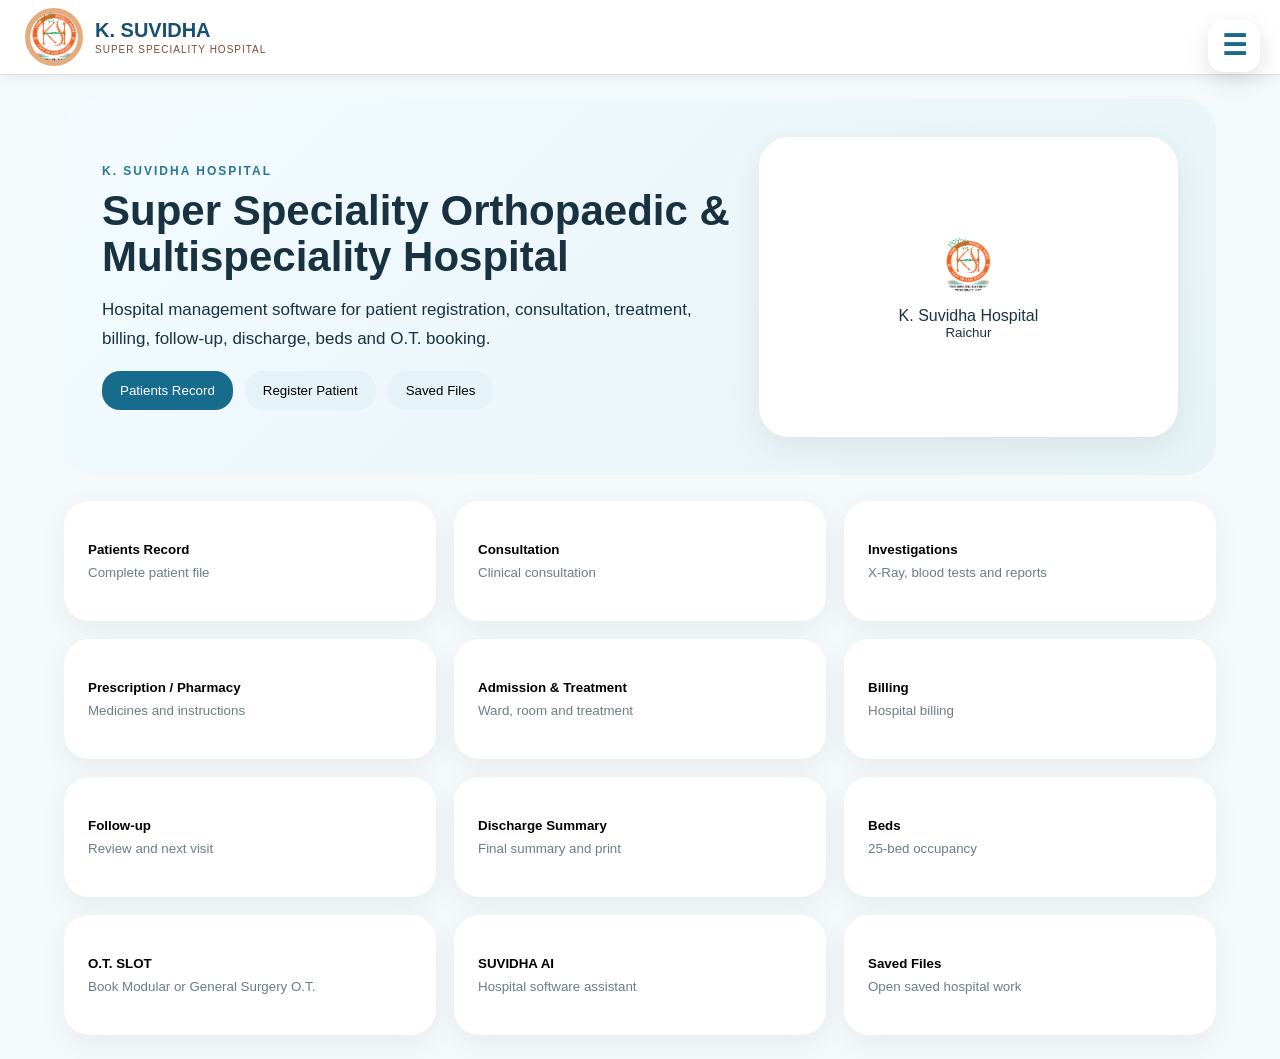
<file: index.html>
<!DOCTYPE html>
<html lang="en">

<head>
    <meta charset="UTF-8">
    <meta name="viewport" content="width=device-width, initial-scale=1.0">

    <title>K. Suvidha Hospital</title>
<link rel="icon" type="image/png" href="image.png">
    <link rel="stylesheet" href="style.css">
</head>

<body>

<header class="header">

    <div class="logo-area">
<div class="logo">
    <img src="image.png" alt="K. Suvidha Hospital Logo">
</div>

        <div>
            <h2>K. SUVIDHA</h2>
            <p>SUPER SPECIALITY HOSPITAL</p>
        </div>

    </div>

    <button class="menu-button" onclick="openMenu()">
        ☰
    </button>

</header>


<div id="sideMenu" class="side-menu">

    <button class="close-button" onclick="closeMenu()">
        ×
    </button>

    <h3>Patient Portal</h3>

    <button onclick="showPage('home')">
        🏥 Home
    </button>

    <button onclick="showPage('registration')">
        👤 Patient Registration
    </button>

    <button onclick="showPage('consultation')">
        🩺 Consultation
    </button>

    <button onclick="showPage('investigations')">
        🧪 Investigations
    </button>

    <button onclick="showPage('prescription')">
        💊 Prescription
    </button>

    <button onclick="showPage('admission')">
        🏨 Admission / Treatment
    </button>

    <button onclick="showPage('billing')">
        💰 Billing
    </button>

    <button onclick="showPage('followup')">
        📅 Follow-up
    </button>

    <button
        class="last-menu"
        onclick="showPage('discharge')">

        📄 Discharge Summary

    </button>

</div>


<main id="app"></main>


<script src="script.js"></script>

</body>

</html>
</file>
<file: style.css>
* {
    box-sizing: border-box;
}

body {
    margin: 0;
    font-family: Arial, Helvetica, sans-serif;
    background: #f3f6f8;
    color: #243746;
}

/* HEADER */

.header {
    height: 75px;
    background: white;
    border-bottom: 1px solid #d9e1e6;

    display: flex;
    align-items: center;
    justify-content: space-between;

    padding: 0 25px;

    position: sticky;
    top: 0;
    z-index: 100;
}

.logo-area {
    display: flex;
    align-items: center;
    gap: 12px;
}

.logo {
    width: 48px;
    height: 48px;

    border-radius: 50%;

    display: flex;
    align-items: center;
    justify-content: center;

    background: #c95b2d;
    color: white;

    border: 5px solid #e3ad7d;

    font-weight: bold;
}

.logo-area h2 {
    margin: 0;
    color: #174f75;
    font-size: 20px;
}

.logo-area p {
    margin: 2px 0 0;
    font-size: 10px;
    color: #7c4b35;
    letter-spacing: 1px;
}

.menu-button {
    border: none;
    background: transparent;
    font-size: 30px;
    color: #174f75;
    cursor: pointer;
}


/* SIDE MENU */

.side-menu {
    position: fixed;
    right: 0;
    top: 0;

    width: 310px;
    height: 100vh;

    background: white;

    box-shadow: -10px 0 30px rgba(0,0,0,0.15);

    padding: 25px;

    transform: translateX(100%);

    transition: 0.3s;

    z-index: 200;
}

.side-menu.open {
    transform: translateX(0);
}

.side-menu h3 {
    color: #174f75;
    margin-top: 35px;
}

.side-menu button:not(.close-button) {
    display: block;

    width: 100%;

    border: none;

    background: #f1f5f7;

    margin: 8px 0;

    padding: 14px;

    border-radius: 8px;

    text-align: left;

    cursor: pointer;

    font-size: 14px;

    color: #243746;
}

.side-menu button:hover {
    background: #e5edf2;
}

.side-menu .last-menu {
    border-left: 5px solid #c95b2d !important;
}

.close-button {
    float: right;

    border: none;

    background: none;

    font-size: 30px;

    cursor: pointer;

    color: #174f75;
}


/* HOME */

.hero {
    max-width: 1200px;

    margin: 30px auto;

    padding: 40px;

    display: grid;

    grid-template-columns: 1.2fr 0.8fr;

    gap: 30px;

    background: linear-gradient(
        110deg,
        white 0%,
        white 65%,
        #edf5f8 65%
    );

    border-radius: 20px;

    box-shadow: 0 10px 30px rgba(0,0,0,0.06);
}

.hero h1 {
    color: #174f75;

    font-size: 42px;

    line-height: 1.1;

    margin: 10px 0;
}

.hero p {
    color: #637681;
    font-size: 17px;
}

.eyebrow {
    color: #c95b2d;

    font-weight: bold;

    letter-spacing: 2px;

    font-size: 12px;
}

.hero-buttons {
    margin-top: 25px;

    display: flex;

    gap: 12px;

    flex-wrap: wrap;
}

.primary-button,
.secondary-button {
    padding: 14px 20px;

    border-radius: 8px;

    border: none;

    cursor: pointer;

    font-weight: bold;
}

.primary-button {
    background: #174f75;
    color: white;
}

.secondary-button {
    background: #e8eef2;
    color: #174f75;
}

.emergency {
    margin-top: 25px;

    color: #a94828;

    font-weight: bold;
}

.hero-image img {
    width: 100%;

    max-height: 500px;

    object-fit: cover;

    border-radius: 12px;

    border: 1px solid #d4dde2;
}


/* QUICK MENU */

.quick-menu {
    max-width: 1200px;

    margin: 0 auto 50px;

    display: grid;

    grid-template-columns: repeat(4, 1fr);

    gap: 15px;
}

.quick-card {
    background: white;

    border: 1px solid #dce4e8;

    border-radius: 14px;

    padding: 22px;

    min-height: 145px;

    cursor: pointer;

    text-align: left;

    box-shadow: 0 5px 15px rgba(0,0,0,0.04);

    transition: 0.2s;
}

.quick-card:hover {
    transform: translateY(-3px);

    box-shadow: 0 10px 25px rgba(0,0,0,0.08);
}

.quick-card .icon {
    font-size: 28px;

    display: block;

    margin-bottom: 12px;
}

.quick-card strong {
    color: #174f75;

    display: block;
}

.quick-card small {
    display: block;

    margin-top: 6px;

    color: #70818a;
}

.discharge-card {
    border-top: 4px solid #c95b2d;
}


/* INTERNAL PAGES */

.page {
    max-width: 1100px;

    margin: 35px auto;

    padding: 0 20px 50px;
}

.page-header {
    display: flex;

    justify-content: space-between;

    align-items: center;

    margin-bottom: 25px;
}

.page-header h1 {
    color: #174f75;
    margin: 5px 0;
}

.page-header p {
    color: #70818a;
}

.patient-id {
    background: #e7f0f5;

    color: #174f75;

    padding: 9px 15px;

    border-radius: 20px;

    font-weight: bold;
}


/* FORM */

.document {
    background: white;

    border-radius: 15px;

    border: 1px solid #d8e1e6;

    overflow: hidden;

    box-shadow: 0 8px 25px rgba(0,0,0,0.05);
}

.document-header {
    background: linear-gradient(
        100deg,
        #edf7fa,
        #fff0e7
    );

    padding: 20px;

    border-bottom: 3px solid #c95b2d;

    color: #174f75;

    font-weight: bold;
}

.form {
    padding: 25px;

    display: grid;

    grid-template-columns: 1fr 1fr;

    gap: 18px;
}

.form label {
    font-size: 12px;

    font-weight: bold;

    color: #536b78;
}

.form input,
.form textarea,
.form select {
    width: 100%;

    margin-top: 7px;

    padding: 12px;

    border-radius: 7px;

    border: 1px solid #cbd8df;

    background: #fbfcfd;

    font-size: 14px;
}

.form textarea {
    min-height: 100px;

    resize: vertical;
}

.full {
    grid-column: 1 / -1;
}

.save-button {
    margin: 0 25px 25px;

    padding: 13px 20px;

    background: #174f75;

    color: white;

    border: none;

    border-radius: 8px;

    cursor: pointer;

    font-weight: bold;
}


/* DISCHARGE SUMMARY */

.discharge-paper {
    background: white;

    border: 1px solid #cbd6dc;

    box-shadow: 0 10px 30px rgba(0,0,0,0.08);
}

.paper-header {
    padding: 25px;

    display: flex;

    gap: 18px;

    align-items: center;

    background: linear-gradient(
        105deg,
        #eef7fb 0%,
        #eef7fb 57%,
        #fce9dd 57%
    );
}

.paper-logo {
    width: 70px;

    height: 70px;

    border-radius: 50%;

    border: 5px solid #d18b5c;

    display: flex;

    align-items: center;

    justify-content: center;

    color: #b34e28;

    font-weight: bold;
}

.paper-header h2 {
    margin: 5px 0;

    color: #174f75;

    font-size: 21px;
}

.paper-header p {
    margin: 0;

    font-size: 11px;

    color: #536875;
}

.kannada {
    color: #7a3f29;

    font-size: 13px;

    font-weight: bold;
}

.blue-line {
    height: 4px;

    background: #174f75;
}

.patient-details {
    padding: 15px 20px;

    display: flex;

    flex-wrap: wrap;

    gap: 25px;

    border-bottom: 1px solid #dce3e7;

    font-size: 12px;
}

.summary {
    padding: 20px;

    display: grid;

    grid-template-columns: 1fr 1fr;

    gap: 20px;
}

.summary-section {
    font-size: 12px;

    font-weight: bold;

    color: #536875;
}

.line {
    height: 45px;

    border-bottom: 1px dashed #899aa3;

    margin-top: 5px;
}

.large-line {
    height: 75px;
}

.full-section {
    grid-column: 1 / -1;
}

.signature {
    display: flex;

    justify-content: space-between;

    padding: 45px 30px 20px;

    font-size: 12px;

    color: #536875;
}

.paper-footer {
    text-align: center;

    padding: 15px;

    background: linear-gradient(
        90deg,
        #e7f1f6,
        #f7e4d8
    );

    border-top: 2px solid #c95b2d;

    font-size: 11px;

    line-height: 1.7;
}


/* MOBILE */

@media(max-width: 850px) {

    .hero {
        grid-template-columns: 1fr;

        margin: 15px;

        padding: 25px;
    }

    .hero h1 {
        font-size: 32px;
    }

    .quick-menu {
        grid-template-columns: repeat(2, 1fr);

        margin: 15px;
    }

}

@media(max-width: 550px) {

    .quick-menu {
        grid-template-columns: 1fr;
    }

    .form {
        grid-template-columns: 1fr;
    }

    .full {
        grid-column: auto;
    }

    .summary {
        grid-template-columns: 1fr;
    }

    .full-section {
        grid-column: auto;
    }

    .paper-header h2 {
        font-size: 15px;
    }

}
.logo {
    width: 58px;
    height: 58px;
    overflow: hidden;
    border-radius: 50%;
}

.logo img {
    width: 58px;
    height: 58px;
    object-fit: cover;
    object-position: center top;
    display: block;
}
/* ==========================================
   PATIENT RECORD - HOSPITAL PAPER DESIGN
   ========================================== */

.patient-paper {
    width: 210mm;
    min-height: 297mm;
    margin: 30px auto;
    padding: 14mm 14mm 12mm 14mm;
    box-sizing: border-box;

    background: #ffffff;
    color: #111111;

    border: 1px solid #cccccc;
    box-shadow: 0 4px 18px rgba(0, 0, 0, 0.15);

    font-family: Arial, Helvetica, sans-serif;
    font-size: 13px;
    line-height: 1.4;
}

/* ------------------------------------------
   HOSPITAL HEADER
   ------------------------------------------ */

.record-top {
    display: flex;
    align-items: center;
    gap: 18px;

    padding-bottom: 10px;
    border-bottom: 2px solid #1f4e79;
}

.record-logo {
    width: 75px !important;
    height: 75px !important;
    min-width: 75px !important;

    overflow: hidden;
    border-radius: 50%;

    display: flex;
    align-items: center;
    justify-content: center;
}

.record-logo img {
    width: 75px !important;
    height: 75px !important;

    object-fit: cover;
    object-position: center top;

    display: block;
}

.record-hospital {
    flex: 1;
    text-align: center;
}

.record-kannada {
    font-size: 14px;
    margin-bottom: 5px;
}

.record-hospital h1 {
    margin: 0;

    font-size: 21px;
    line-height: 1.25;

    color: #173f63;
    font-weight: 700;
}

/* ------------------------------------------
   DOCTOR DETAILS
   ------------------------------------------ */

.record-doctors {
    display: flex;
    justify-content: space-between;
    gap: 30px;

    padding: 12px 0;

    border-bottom: 1px solid #777777;

    font-size: 12px;
}

.record-doctor-right {
    text-align: right;
}

/* ------------------------------------------
   PATIENT DETAILS
   ------------------------------------------ */

.record-patient-header {
    display: grid;

    grid-template-columns:
        2fr
        1fr
        0.7fr
        0.8fr
        1fr
        0.8fr
        0.8fr
        0.8fr;

    gap: 8px;

    padding: 12px 0;

    border-bottom: 2px solid #333333;
}

/* ------------------------------------------
   ALL RECORD FIELDS
   ------------------------------------------ */

.record-field {
    display: flex;
    flex-direction: column;

    gap: 4px;

    min-width: 0;
}

.record-field span {
    font-weight: 700;
    font-size: 12px;
}

.record-field input,
.record-field textarea {
    width: 100%;
    box-sizing: border-box;

    padding: 7px 8px;

    border: 1px solid #888888;
    border-radius: 2px;

    background: #ffffff;

    font-family: Arial, Helvetica, sans-serif;
    font-size: 13px;

    color: #111111;
}

.record-field textarea {
    min-height: 75px;
    resize: vertical;
}

.record-field input:focus,
.record-field textarea:focus {
    outline: none;
    border: 2px solid #1f4e79;
}

/* ------------------------------------------
   PAGE TITLE
   ------------------------------------------ */

.record-page-title {
    display: flex;
    align-items: center;

    gap: 10px;

    margin: 14px 0;

    padding: 8px 10px;

    background: #eef4f8;

    border-left: 5px solid #1f4e79;

    font-size: 16px;
}

.record-page-title span {
    font-weight: 700;
}

.record-page-title strong {
    font-size: 17px;
}

/* ------------------------------------------
   PAGE CONTENT
   ------------------------------------------ */

.record-content {
    width: 100%;
}

/* ------------------------------------------
   NORMAL RECORD GRID
   ------------------------------------------ */

.record-grid {
    display: grid;

    grid-template-columns: 1fr 1fr;

    gap: 14px 18px;

    width: 100%;
}

.record-full {
    grid-column: 1 / -1;
}

/* ------------------------------------------
   FRONT PAGE
   ------------------------------------------ */

.record-front-grid {
    display: grid;

    grid-template-columns: 32% 68%;

    gap: 20px;

    width: 100%;
}

.services-column {
    border-right: 1px solid #999999;

    padding-right: 18px;
}

.services-column h3 {
    margin: 0 0 10px 0;

    padding: 6px 8px;

    background: #eef4f8;

    border-bottom: 2px solid #1f4e79;

    font-size: 15px;
}

.services-column p {
    margin: 7px 0;

    font-size: 12px;
}

.front-main {
    padding-left: 5px;
}

.rx-symbol {
    text-align: center;

    font-size: 50px;
    font-weight: bold;

    margin-bottom: 15px;

    color: #1f4e79;
}

/* ------------------------------------------
   FOOTER
   ------------------------------------------ */

.record-footer {
    margin-top: 25px;

    padding-top: 10px;

    border-top: 2px solid #333333;

    text-align: center;

    font-size: 10px;
    line-height: 1.5;
}

/* ------------------------------------------
   NAVIGATION BUTTONS
   ------------------------------------------ */

.record-navigation {
    width: 210mm;

    margin: 15px auto 30px auto;

    display: flex;

    justify-content: center;
    align-items: center;

    gap: 10px;

    flex-wrap: wrap;
}

.record-action-button {
    padding: 9px 15px;

    border: none;
    border-radius: 4px;

    background: #1f4e79;
    color: white;

    font-size: 13px;

    cursor: pointer;
}

.record-action-button:hover {
    opacity: 0.85;
}

.record-page-count {
    padding: 8px 12px;

    font-weight: 700;

    background: #eeeeee;

    border-radius: 4px;
}

/* ------------------------------------------
   SIGNATURES
   ------------------------------------------ */

.record-signatures {
    display: flex;

    justify-content: space-between;

    margin-top: 35px;

    padding-top: 15px;
}

.record-signatures > div {
    width: 40%;

    text-align: center;
}

/* ------------------------------------------
   PRINT
   ------------------------------------------ */

@media print {

    body {
        background: white !important;
    }

    .patient-paper {
        width: 210mm;
        min-height: 297mm;

        margin: 0;
        padding: 10mm;

        border: none;
        box-shadow: none;
    }

    .record-navigation {
        display: none !important;
    }

    @page {
        size: A4;
        margin: 0;
    }
}

/* ------------------------------------------
   MOBILE
   ------------------------------------------ */

@media screen and (max-width: 900px) {

    .patient-paper {
        width: 95%;
        min-height: auto;

        margin: 15px auto;
        padding: 20px;
    }

    .record-patient-header {
        grid-template-columns: 1fr 1fr;
    }

    .record-grid {
        grid-template-columns: 1fr;
    }

    .record-front-grid {
        grid-template-columns: 1fr;
    }

    .services-column {
        border-right: none;
        border-bottom: 1px solid #999999;

        padding-right: 0;
        padding-bottom: 15px;
    }

    .record-doctors {
        flex-direction: column;
    }

    .record-doctor-right {
        text-align: left;
    }

    .record-navigation {
        width: 95%;
    }
}
/* LOGO SIZE FIX */
.paper-logo {
    width: 35px !important;
    height: 35px !important;
    max-width: 35px !important;
    max-height: 35px !important;
    min-width: 35px !important;
    min-height: 35px !important;
    overflow: hidden !important;
    flex-shrink: 0 !important;
}

.paper-logo img {
    width: 35px !important;
    height: 35px !important;
    max-width: 35px !important;
    max-height: 35px !important;
    object-fit: contain !important;
    display: block !important;
}
/* ================================
   K SUVIDHA HOSPITAL - CLEAN HOME
   ================================ */

body {
    margin: 0;
    font-family: Arial, sans-serif;
    background: #f4f8fb;
    color: #1f2937;
}

/* Clean main home area */
.home-container,
.home-page,
.hero-section {
    max-width: 1200px;
    margin: 0 auto;
    padding: 35px 25px;
}

/* Hospital header */
.hospital-header {
    background: white;
    border-radius: 18px;
    padding: 22px;
    margin-bottom: 25px;
    box-shadow: 0 4px 18px rgba(0,0,0,0.08);
}

/* Remove ugly square appearance */
.hero-buttons {
    display: flex;
    flex-wrap: wrap;
    gap: 15px;
    margin-top: 25px;
}

.hero-buttons button {
    border: none;
    border-radius: 12px;
    padding: 15px 24px;
    font-size: 16px;
    cursor: pointer;
    transition: 0.2s;
}

.hero-buttons button:hover {
    transform: translateY(-2px);
    box-shadow: 0 6px 15px rgba(0,0,0,0.12);
}

/* Patient Records */
.hero-buttons .primary-button {
    background: #2563eb;
    color: white;
}

/* Other buttons */
.hero-buttons .secondary-button {
    background: white;
    color: #1f2937;
    border: 1px solid #dbe3ea;
}

/* SUVIDHA AI button */
.suvidha-home-button {
    width: 100%;
    max-width: 420px;
    margin: 25px auto;
    display: block;
    padding: 20px 25px;
    border: none;
    border-radius: 16px;
    background: white;
    color: #1f2937;
    font-size: 20px;
    font-weight: bold;
    cursor: pointer;
    box-shadow: 0 5px 20px rgba(0,0,0,0.10);
}

.suvidha-home-button small {
    display: block;
    margin-top: 6px;
    font-size: 13px;
    font-weight: normal;
    color: #64748b;
}

.suvidha-home-button:hover {
    transform: translateY(-2px);
    box-shadow: 0 8px 25px rgba(0,0,0,0.15);
}

/* Bed Management button */
.bed-management-button {
    width: 100%;
    max-width: 420px;
    margin: 15px auto;
    display: block;
    padding: 18px;
    border: 1px solid #dbe3ea;
    border-radius: 16px;
    background: white;
    color: #1f2937;
    font-size: 18px;
    font-weight: bold;
    cursor: pointer;
    box-shadow: 0 4px 15px rgba(0,0,0,0.07);
}

.bed-management-button:hover {
    transform: translateY(-2px);
}

/* Mobile */
@media (max-width: 700px) {
    .home-container,
    .home-page,
    .hero-section {
        padding: 20px 15px;
    }

    .hero-buttons {
        flex-direction: column;
    }

    .hero-buttons button {
        width: 100%;
    }
}
/* =========================================================
   K. SUVIDHA HOSPITAL
   COMPLETE CLEAN PROFESSIONAL DESIGN
   ========================================================= */

* {
    box-sizing: border-box;
}

html {
    scroll-behavior: smooth;
}

body {
    margin: 0;
    padding: 0;
    font-family: Arial, Helvetica, sans-serif;
    background: #f4f8fb;
    color: #172033;
}

/* =========================================================
   MAIN APP
   ========================================================= */

#app {
    width: 100%;
    min-height: calc(100vh - 70px);
}

/* =========================================================
   TOP HEADER
   ========================================================= */

header,
.top-header,
.site-header,
.main-header {
    background: #ffffff;
    border-bottom: 1px solid #e3eaf0;
    box-shadow: 0 2px 12px rgba(15, 23, 42, 0.06);
}

/* =========================================================
   HOME
   ========================================================= */

.hero {
    max-width: 1200px;
    margin: 0 auto;
    padding: 45px 25px 25px;
    display: grid;
    grid-template-columns: 1.15fr 0.85fr;
    gap: 35px;
    align-items: center;
}

.hero h1 {
    margin: 10px 0 18px;
    font-size: clamp(32px, 4vw, 52px);
    line-height: 1.1;
    color: #12304a;
}

.hero p {
    max-width: 680px;
    font-size: 17px;
    line-height: 1.7;
    color: #64748b;
}

.eyebrow {
    display: inline-block;
    color: #176b87;
    font-size: 13px;
    font-weight: 700;
    letter-spacing: 1.5px;
    margin-bottom: 8px;
}

.emergency {
    display: inline-block;
    margin-top: 20px;
    padding: 11px 16px;
    border-radius: 10px;
    background: #fff5f5;
    color: #b42318;
    font-weight: 600;
}

/* =========================================================
   HOME BUTTONS
   ========================================================= */

.hero-buttons {
    display: flex;
    flex-wrap: wrap;
    gap: 12px;
    margin-top: 25px;
}

.primary-button,
.secondary-button,
.suvidha-home-button,
.bed-management-button {
    border-radius: 12px !important;
    padding: 13px 20px !important;
    font-family: inherit;
    font-size: 15px;
    font-weight: 600;
    cursor: pointer;
    transition: 0.2s ease;
}

.primary-button {
    background: #176b87 !important;
    color: #ffffff !important;
    border: none !important;
}

.secondary-button {
    background: #ffffff !important;
    color: #23415a !important;
    border: 1px solid #d7e2e9 !important;
}

.primary-button:hover,
.secondary-button:hover,
.suvidha-home-button:hover,
.bed-management-button:hover {
    transform: translateY(-2px);
    box-shadow: 0 7px 20px rgba(15, 23, 42, 0.12);
}

/* =========================================================
   HOME QUICK CARDS
   ========================================================= */

.quick-menu {
    max-width: 1200px;
    margin: 20px auto 50px;
    padding: 0 25px;
    display: grid;
    grid-template-columns: repeat(4, 1fr);
    gap: 18px;
}

.quick-card {
    min-height: 145px;
    padding: 22px;
    background: #ffffff !important;
    border: 1px solid #e2eaf0 !important;
    border-radius: 16px !important;
    text-align: left;
    cursor: pointer;
    box-shadow: 0 4px 16px rgba(15, 23, 42, 0.05);
    transition: 0.2s ease;
}

.quick-card:hover {
    transform: translateY(-3px);
    box-shadow: 0 9px 25px rgba(15, 23, 42, 0.10);
}

.quick-card .icon {
    display: block;
    font-size: 30px;
    margin-bottom: 12px;
}

.quick-card strong {
    display: block;
    font-size: 16px;
    color: #18364d;
    margin-bottom: 7px;
}

.quick-card small {
    color: #718096;
    line-height: 1.5;
}

/* =========================================================
   ALL INTERNAL PAGES
   ========================================================= */

.page {
    width: min(1180px, calc(100% - 30px));
    margin: 0 auto;
    padding: 30px 0 50px;
}

.page-header {
    background: #ffffff;
    border: 1px solid #e1e8ee;
    border-radius: 16px;
    padding: 22px 25px;
    margin-bottom: 22px;
    box-shadow: 0 4px 18px rgba(15, 23, 42, 0.06);
}

.page-header h1 {
    margin: 0 0 7px;
    color: #123b55;
    font-size: 28px;
}

.page-header p {
    margin: 0;
    color: #718096;
}

/* =========================================================
   FORMS
   ========================================================= */

.form,
.document,
.record-content,
.record-grid,
.record-front-grid {
    background: #ffffff;
    border-radius: 16px;
}

.form,
.document {
    padding: 28px;
    border: 1px solid #e1e8ee;
    box-shadow: 0 4px 18px rgba(15, 23, 42, 0.06);
}

.form {
    display: grid;
    grid-template-columns: repeat(2, minmax(0, 1fr));
    gap: 20px;
}

.form label,
.record-field {
    display: flex;
    flex-direction: column;
    gap: 8px;
    color: #34495e;
    font-size: 14px;
    font-weight: 600;
}

.form input,
.form select,
.form textarea,
.record-field input,
.record-field select,
.record-field textarea,
input,
select,
textarea {
    font-family: inherit;
}

.form input,
.form select,
.form textarea,
.record-field input,
.record-field select,
.record-field textarea {
    width: 100%;
    padding: 12px 13px;
    border: 1px solid #d4dfe7;
    border-radius: 10px;
    background: #fbfdff;
    color: #172033;
    font-size: 15px;
    outline: none;
    transition: 0.2s ease;
}

.form input:focus,
.form select:focus,
.form textarea:focus,
.record-field input:focus,
.record-field select:focus,
.record-field textarea:focus {
    border-color: #3b8ca8;
    background: #ffffff;
    box-shadow: 0 0 0 3px rgba(59, 140, 168, 0.10);
}

.form textarea,
.record-field textarea {
    min-height: 100px;
    resize: vertical;
}

/* =========================================================
   PAPER STYLE PATIENT RECORD
   ========================================================= */

.patient-paper {
    width: min(1000px, 100%);
    margin: 0 auto;
    background: #ffffff;
    padding: 35px;
    border: 1px solid #dfe6eb;
    box-shadow: 0 8px 30px rgba(15, 23, 42, 0.08);
    border-radius: 8px;
}

.record-top {
    display: flex;
    align-items: center;
    gap: 18px;
    padding-bottom: 18px;
    border-bottom: 2px solid #176b87;
}

.record-logo {
    width: 55px !important;
    height: 55px !important;
    flex: 0 0 55px !important;
    overflow: hidden !important;
    border-radius: 50% !important;
}

.record-logo img {
    width: 55px !important;
    height: 55px !important;
    object-fit: contain !important;
    display: block;
}

.record-hospital h1 {
    margin: 4px 0 0;
    font-size: 20px;
    line-height: 1.3;
    color: #163c55;
}

.record-kannada {
    color: #176b87;
    font-weight: 600;
}

.record-doctors {
    display: flex;
    justify-content: space-between;
    gap: 25px;
    padding: 18px 0;
    border-bottom: 1px solid #dce5eb;
    line-height: 1.55;
    font-size: 13px;
}

.record-doctor-right {
    text-align: right;
}

.record-patient-header {
    display: grid;
    grid-template-columns: repeat(4, 1fr);
    gap: 12px;
    padding: 18px 0;
}

.record-page-title {
    display: flex;
    align-items: center;
    gap: 12px;
    padding: 13px 15px;
    margin: 5px 0 20px;
    background: #eef7fa;
    border-left: 4px solid #176b87;
    border-radius: 8px;
    color: #123b55;
}

.record-page-title span {
    font-weight: 700;
}

.record-content {
    box-shadow: none;
}

.record-grid {
    display: grid;
    grid-template-columns: repeat(2, minmax(0, 1fr));
    gap: 18px;
}

.record-full {
    grid-column: 1 / -1;
}

.record-footer {
    margin-top: 25px;
    padding-top: 15px;
    border-top: 1px solid #dce5eb;
    text-align: center;
    color: #667788;
    font-size: 12px;
    line-height: 1.6;
}

.record-navigation {
    width: min(1000px, 100%);
    margin: 18px auto 0;
    display: flex;
    align-items: center;
    justify-content: center;
    gap: 10px;
    flex-wrap: wrap;
}

.record-action-button {
    padding: 10px 15px;
    border: 1px solid #d5e0e7;
    background: #ffffff;
    border-radius: 9px;
    color: #23415a;
    cursor: pointer;
    font-weight: 600;
}

.record-action-button:hover {
    background: #eef7fa;
}

.record-page-count {
    padding: 9px 14px;
    color: #5f7181;
    font-weight: 600;
}

/* =========================================================
   DOCUMENT HEADER
   ========================================================= */

.document-header {
    padding: 16px;
    text-align: center;
    background: #eef7fa;
    color: #123b55;
    font-size: 18px;
    font-weight: 700;
    border-radius: 10px;
    margin-bottom: 25px;
}

/* =========================================================
   BILLING
   ========================================================= */

.billing-container,
.billing-card,
.billing-panel {
    background: #ffffff;
    border: 1px solid #e0e8ee;
    border-radius: 16px;
    box-shadow: 0 5px 20px rgba(15, 23, 42, 0.06);
    padding: 25px;
}

.billing-table {
    width: 100%;
    border-collapse: collapse;
    margin-top: 20px;
    background: #ffffff;
}

.billing-table th {
    background: #eef7fa;
    color: #173d55;
    font-weight: 700;
    padding: 13px;
    border-bottom: 2px solid #d4e3e9;
    text-align: left;
}

.billing-table td {
    padding: 11px 13px;
    border-bottom: 1px solid #e4ebef;
}

.billing-table input {
    padding: 9px;
    border: 1px solid #d4dfe7;
    border-radius: 8px;
}

/* =========================================================
   SUVIDHA AI
   ========================================================= */

.suvidha-master,
.suvidha-page {
    width: min(1050px, calc(100% - 30px));
    margin: 30px auto;
    background: #ffffff;
    border-radius: 20px;
    overflow: hidden;
    border: 1px solid #dfe8ed;
    box-shadow: 0 10px 35px rgba(15, 23, 42, 0.09);
}

.suvidha-master-header,
.suvidha-header {
    display: flex;
    align-items: center;
    gap: 18px;
    padding: 22px 25px;
    background: #ffffff;
    border-bottom: 1px solid #e4ebef;
}

.suvidha-master-header img,
.suvidha-header img {
    width: 52px !important;
    height: 52px !important;
    max-width: 52px !important;
    max-height: 52px !important;
    object-fit: contain !important;
    border-radius: 50%;
}

.suvidha-master-header h1,
.suvidha-header h1 {
    margin: 0;
    color: #123b55;
}

.suvidha-master-header h2 {
    margin: 5px 0;
    font-size: 15px;
    color: #607789;
}

.suvidha-status {
    margin: 18px 25px;
    padding: 12px 15px;
    background: #eefaf3;
    border: 1px solid #cdebd9;
    border-radius: 10px;
    color: #18794e;
    font-weight: 700;
}

.suvidha-status span {
    margin-left: 10px;
    color: #66806f;
    font-weight: 400;
}

.suvidha-about {
    margin: 20px 25px;
    padding: 20px;
    background: #f7fafc;
    border-radius: 14px;
}

.suvidha-about h2 {
    color: #123b55;
    margin-top: 0;
}

/* Chat area */

.suvidha-chat {
    min-height: 420px;
    max-height: 550px;
    overflow-y: auto;
    margin: 20px 25px;
    padding: 20px;
    background: #f6f9fb;
    border: 1px solid #e1e9ee;
    border-radius: 16px;
}

.suvidha-ai,
.suvidha-user {
    max-width: 78%;
    padding: 13px 16px;
    margin-bottom: 14px;
    border-radius: 15px;
    line-height: 1.55;
}

.suvidha-ai {
    margin-right: auto;
    background: #ffffff;
    border: 1px solid #dfe8ed;
    color: #243b4d;
}

.suvidha-user {
    margin-left: auto;
    background: #176b87;
    color: #ffffff;
}

.suvidha-input-row {
    display: flex;
    gap: 10px;
    margin: 20px 25px 25px;
}

.suvidha-input-row input {
    flex: 1;
    min-width: 0;
    padding: 14px;
    border: 1px solid #d2dee6;
    border-radius: 12px;
    font-size: 15px;
}

.suvidha-input-row button {
    border: none;
    border-radius: 12px;
    padding: 0 22px;
    background: #176b87;
    color: #ffffff;
    font-weight: 700;
    cursor: pointer;
}

.suvidha-quick {
    display: flex;
    flex-wrap: wrap;
    gap: 9px;
    margin: 20px 25px;
}

.suvidha-quick button {
    border: 1px solid #d5e1e8;
    background: #ffffff;
    color: #23415a;
    padding: 9px 14px;
    border-radius: 20px;
    cursor: pointer;
}

.suvidha-quick button:hover {
    background: #eef7fa;
}

/* =========================================================
   BED MANAGEMENT
   ========================================================= */

.bed-grid {
    display: grid;
    grid-template-columns: repeat(5, 1fr);
    gap: 15px;
}

.bed-card {
    background: #ffffff;
    border: 1px solid #dfe7ec;
    border-radius: 15px;
    padding: 18px;
    box-shadow: 0 4px 15px rgba(15, 23, 42, 0.06);
}

.bed-card.available {
    border-top: 4px solid #20a464;
}

.bed-card.occupied {
    border-top: 4px solid #d64545;
}

.bed-card h3 {
    margin-top: 0;
    color: #173d55;
}

.bed-status {
    font-weight: 700;
    margin: 8px 0;
}

.bed-card.available .bed-status {
    color: #18864f;
}

.bed-card.occupied .bed-status {
    color: #c03939;
}

/* =========================================================
   O.T. SLOTS
   ========================================================= */

.ot-slot-card,
.ot-card {
    background: #ffffff;
    border: 1px solid #dfe7ec;
    border-radius: 15px;
    padding: 20px;
    margin-bottom: 15px;
    box-shadow: 0 4px 15px rgba(15, 23, 42, 0.05);
}

.ot-slot-card h3,
.ot-card h3 {
    color: #173d55;
}

/* =========================================================
   BUTTONS GENERALLY
   ========================================================= */

button {
    font-family: inherit;
}

button:focus-visible {
    outline: 3px solid rgba(23, 107, 135, 0.22);
    outline-offset: 2px;
}

/* =========================================================
   REMOVE UGLY DEFAULT UNDERLINES / LINK LOOK
   ========================================================= */

button,
.quick-card,
.primary-button,
.secondary-button {
    text-decoration: none !important;
}

button:hover,
.quick-card:hover {
    text-decoration: none !important;
}

/* =========================================================
   MOBILE
   ========================================================= */

@media (max-width: 900px) {

    .hero {
        grid-template-columns: 1fr;
        padding: 30px 18px 20px;
    }

    .quick-menu {
        grid-template-columns: repeat(2, 1fr);
        padding: 0 18px;
    }

    .record-patient-header {
        grid-template-columns: repeat(2, 1fr);
    }

    .bed-grid {
        grid-template-columns: repeat(3, 1fr);
    }
}

@media (max-width: 650px) {

    .page {
        width: calc(100% - 18px);
        padding-top: 18px;
    }

    .quick-menu {
        grid-template-columns: 1fr;
    }

    .hero-buttons {
        flex-direction: column;
    }

    .hero-buttons button {
        width: 100%;
    }

    .form,
    .record-grid {
        grid-template-columns: 1fr;
    }

    .record-full {
        grid-column: auto;
    }

    .record-patient-header {
        grid-template-columns: 1fr;
    }

    .record-doctors {
        flex-direction: column;
    }

    .record-doctor-right {
        text-align: left;
    }

    .patient-paper {
        padding: 18px;
    }

    .record-top {
        align-items: flex-start;
    }

    .record-hospital h1 {
        font-size: 16px;
    }

    .suvidha-master,
    .suvidha-page {
        width: calc(100% - 12px);
        margin: 10px auto;
    }

    .suvidha-master-header,
    .suvidha-header {
        padding: 16px;
    }

    .suvidha-chat {
        margin: 15px;
        min-height: 55vh;
    }

    .suvidha-input-row {
        margin: 15px;
    }

    .suvidha-ai,
    .suvidha-user {
        max-width: 90%;
    }

    .bed-grid {
        grid-template-columns: repeat(2, 1fr);
    }
}

@media print {

    body {
        background: #ffffff;
    }

    .record-navigation,
    button {
        display: none !important;
    }

    .patient-paper {
        box-shadow: none;
        border: none;
    }
}
/* =====================================================
   K SUVIDHA HOSPITAL - BEAUTIFUL SIDE MENU
   ===================================================== */

.menu-button {
    width: 46px !important;
    height: 46px !important;
    border: none !important;
    background: transparent !important;
    color: #176b87 !important;
    font-size: 30px !important;
    line-height: 1 !important;
    cursor: pointer !important;
    border-radius: 10px !important;
    display: flex !important;
    align-items: center !important;
    justify-content: center !important;
    padding: 0 !important;
}

.menu-button:hover {
    background: #eef7fa !important;
}

/* Side menu */
.side-menu {
    position: fixed !important;
    top: 0 !important;
    right: -360px !important;
    width: 340px !important;
    max-width: 90vw !important;
    height: 100vh !important;
    background: #ffffff !important;
    z-index: 99999 !important;
    overflow-y: auto !important;
    padding: 25px 20px 30px !important;
    box-shadow: -8px 0 30px rgba(15, 23, 42, 0.18) !important;
    transition: right 0.3s ease !important;
    border-left: 1px solid #e1e8ee !important;
}

/* When JavaScript adds "open" */
.side-menu.open {
    right: 0 !important;
}

/* Menu heading */
.side-menu h3 {
    margin: 15px 5px 20px !important;
    padding-bottom: 15px !important;
    border-bottom: 2px solid #eef3f6 !important;
    color: #123b55 !important;
    font-size: 20px !important;
}

/* Close button */
.side-menu .close-button {
    width: 38px !important;
    height: 38px !important;
    float: right !important;
    border: none !important;
    border-radius: 10px !important;
    background: #f3f7f9 !important;
    color: #456070 !important;
    font-size: 22px !important;
    cursor: pointer !important;
}

.side-menu .close-button:hover {
    background: #e8f1f4 !important;
}

/* Every menu button */
.side-menu > button:not(.close-button) {
    width: 100% !important;
    display: block !important;
    text-align: left !important;
    padding: 14px 16px !important;
    margin: 7px 0 !important;
    border: 1px solid #e2eaf0 !important;
    border-radius: 11px !important;
    background: #ffffff !important;
    color: #23415a !important;
    font-size: 15px !important;
    font-weight: 600 !important;
    cursor: pointer !important;
    transition: 0.2s ease !important;
}

.side-menu > button:not(.close-button):hover {
    background: #eef7fa !important;
    border-color: #b9d5df !important;
    transform: translateX(-2px) !important;
}

/* AI menu button */
.side-menu button[onclick*="suvidha"] {
    background: #176b87 !important;
    color: #ffffff !important;
    border-color: #176b87 !important;
}

/* Menu on mobile */
@media (max-width: 600px) {

    .side-menu {
        width: 310px !important;
        max-width: 88vw !important;
    }

    .menu-button {
        width: 42px !important;
        height: 42px !important;
        font-size: 27px !important;
    }
}
/* =====================================================
   K SUVIDHA HOSPITAL - PAPER STYLE FORMS
   REMOVE UGLY BOXES
   ===================================================== */

/* Main form becomes spacious */
.form {
    display: grid !important;
    grid-template-columns: repeat(2, minmax(0, 1fr)) !important;
    gap: 24px 35px !important;
    padding: 30px !important;
    background: #ffffff !important;
    border: none !important;
    box-shadow: none !important;
}

/* Every field */
.form label {
    display: flex !important;
    flex-direction: column !important;
    gap: 7px !important;
    color: #385267 !important;
    font-size: 14px !important;
    font-weight: 600 !important;
}

/* Text fields - clean underline style */
.form input,
.form select {
    width: 100% !important;
    height: 42px !important;
    padding: 7px 4px !important;
    border: none !important;
    border-bottom: 2px solid #b8cbd5 !important;
    border-radius: 0 !important;
    background: transparent !important;
    color: #172033 !important;
    font-size: 15px !important;
    outline: none !important;
    box-shadow: none !important;
}

/* Focus */
.form input:focus,
.form select:focus {
    border-bottom: 2px solid #176b87 !important;
    box-shadow: none !important;
    background: #fafdfe !important;
}

/* Large writing areas */
.form textarea {
    width: 100% !important;
    min-height: 115px !important;
    padding: 12px 5px !important;
    border: 1px solid #d7e2e8 !important;
    border-radius: 8px !important;
    background: #fcfeff !important;
    color: #172033 !important;
    font-size: 15px !important;
    line-height: 1.6 !important;
    resize: vertical !important;
    outline: none !important;
}

/* Focus on writing areas */
.form textarea:focus {
    border-color: #176b87 !important;
    box-shadow: 0 0 0 3px rgba(23,107,135,0.08) !important;
}

/* Full width fields */
.form .full {
    grid-column: 1 / -1 !important;
}

/* =====================================================
   PATIENT INFORMATION
   ===================================================== */

.patient-info,
.patient-header,
.patient-details {
    background: #ffffff !important;
    border-bottom: 1px solid #dce6eb !important;
    padding: 20px 0 !important;
}

.patient-info input,
.patient-header input,
.patient-details input,
.patient-info select,
.patient-header select,
.patient-details select {
    border: none !important;
    border-bottom: 1px solid #aebfc8 !important;
    border-radius: 0 !important;
    background: transparent !important;
    box-shadow: none !important;
    padding: 6px 3px !important;
}

/* =====================================================
   CONSULTATION TITLE
   ===================================================== */

.form-title,
.document-title,
.page-title {
    color: #123b55 !important;
    font-size: 24px !important;
    font-weight: 700 !important;
    padding-bottom: 12px !important;
    margin-bottom: 25px !important;
    border-bottom: 2px solid #176b87 !important;
}

/* =====================================================
   DOCTOR SELECTOR
   ===================================================== */

.form select {
    cursor: pointer !important;
}

/* =====================================================
   BUTTONS - NO BOXY LOOK
   ===================================================== */

.form button {
    border: none !important;
    border-radius: 10px !important;
    padding: 12px 20px !important;
    background: #176b87 !important;
    color: white !important;
    font-weight: 600 !important;
    cursor: pointer !important;
}

/* =====================================================
   PATIENT RECORD PAPER
   ===================================================== */

.patient-paper {
    background: #ffffff !important;
    max-width: 1000px !important;
    margin: 25px auto !important;
    padding: 38px !important;
    border: 1px solid #dce5ea !important;
    border-radius: 6px !important;
    box-shadow: 0 8px 30px rgba(15,23,42,0.07) !important;
}

/* Patient record inputs */
.patient-paper input,
.patient-paper select {
    border: none !important;
    border-bottom: 1.5px solid #b8cbd5 !important;
    border-radius: 0 !important;
    background: transparent !important;
    box-shadow: none !important;
}

/* Patient record text areas */
.patient-paper textarea {
    border: 1px solid #d7e2e8 !important;
    border-radius: 7px !important;
    background: #fcfeff !important;
    min-height: 110px !important;
    line-height: 1.6 !important;
}

/* =====================================================
   MOBILE
   ===================================================== */

@media (max-width: 700px) {

    .form {
        grid-template-columns: 1fr !important;
        gap: 22px !important;
        padding: 20px !important;
    }

    .form .full {
        grid-column: auto !important;
    }

    .patient-paper {
        margin: 10px !important;
        padding: 20px !important;
    }
}
/* ===============================
   K SUVIDHA SIDE MENU
   =============================== */

.menu-button {
    position: fixed !important;
    top: 20px !important;
    right: 20px !important;

    width: 52px !important;
    height: 52px !important;

    border: none !important;
    border-radius: 16px !important;

    background: #ffffff !important;
    color: #176b87 !important;

    font-size: 28px !important;
    font-weight: bold !important;

    cursor: pointer !important;

    display: flex !important;
    align-items: center !important;
    justify-content: center !important;

    z-index: 10001 !important;

    box-shadow: 0 8px 25px rgba(0,0,0,0.12) !important;
}

.menu-button:hover {
    transform: scale(1.05);
}

/* SIDE MENU */

.side-menu {
    position: fixed !important;

    top: 0 !important;
    right: -380px !important;

    width: 340px !important;
    max-width: 90vw !important;
    height: 100vh !important;

    background: #ffffff !important;

    z-index: 10000 !important;

    padding: 90px 25px 30px !important;

    overflow-y: auto !important;

    box-shadow: -15px 0 40px rgba(0,0,0,0.15) !important;

    border-radius: 28px 0 0 28px !important;

    transition: right 0.3s ease !important;
}

/* WHEN OPEN */

.side-menu.open {
    right: 0 !important;
}

/* MENU BUTTONS */

.side-menu button,
.side-menu a {
    display: block !important;

    width: 100% !important;

    padding: 15px 18px !important;

    margin: 10px 0 !important;

    border: none !important;

    border-radius: 16px !important;

    background: #f1f8fb !important;

    color: #174b5d !important;

    text-align: left !important;

    font-size: 16px !important;

    text-decoration: none !important;

    cursor: pointer !important;
}

.side-menu button:hover,
.side-menu a:hover {
    background: #dff1f7 !important;
    transform: translateX(-3px);
}
/* =========================
   BOOK O.T. - O.T. TYPE
   ========================= */

.ot-type-bottom {
    margin-top: 35px;
    padding-top: 25px;
    border-top: 1px solid #dce8ed;
    text-align: center;
}

.ot-type-bottom h3 {
    margin-bottom: 18px;
    color: #176b87;
    font-size: 20px;
}

.ot-type-options {
    display: flex;
    justify-content: center;
    gap: 18px;
    flex-wrap: wrap;
}

.ot-type-button {
    min-width: 220px;
    padding: 16px 24px;

    border: none;
    border-radius: 18px;

    background: #eef8fb;
    color: #176b87;

    font-size: 16px;
    font-weight: 600;

    cursor: pointer;

    box-shadow: 0 6px 18px rgba(0,0,0,0.08);

    transition: 0.2s ease;
}

.ot-type-button:hover {
    transform: translateY(-2px);
}

.ot-type-button.selected {
    background: #176b87;
    color: white;
}

.selected-ot-display {
    margin-top: 18px;
    color: #176b87;
    font-weight: 600;
    font-size: 15px;
}
</file>
